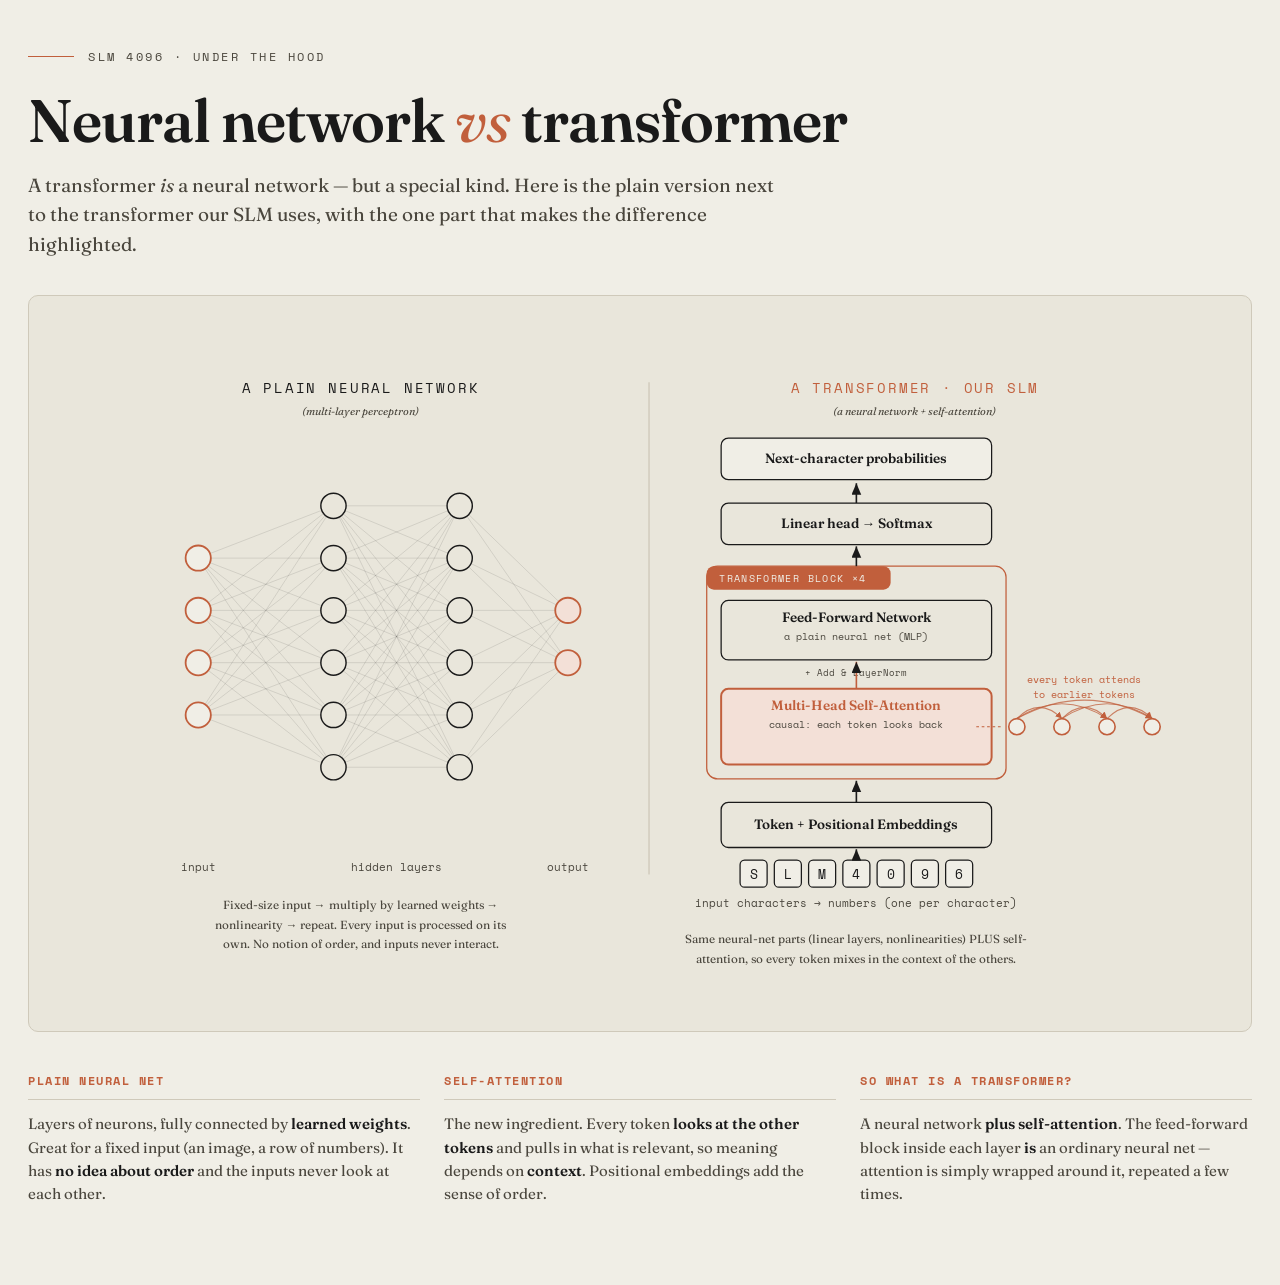
<file: frontend/explainer.html>
<!DOCTYPE html>
<html lang="en">
<head>
<meta charset="UTF-8" />
<meta name="viewport" content="width=device-width, initial-scale=1.0" />
<title>Neural Network vs Transformer — SLM 4096</title>
<link rel="preconnect" href="https://fonts.googleapis.com" />
<link rel="preconnect" href="https://fonts.gstatic.com" crossorigin />
<link href="https://fonts.googleapis.com/css2?family=Fraunces:ital,opsz,wght@0,9..144,300;0,9..144,400;0,9..144,600;1,9..144,400&family=Space+Mono:wght@400;700&display=swap" rel="stylesheet" />
<style>
  body { margin:0; background:#f0eee6; color:#1a1a1a; font-family:'Fraunces',Georgia,serif; -webkit-font-smoothing:antialiased; }
  .wrap { max-width:1240px; margin:0 auto; padding:48px 28px 80px; }
  .eyebrow { font-family:'Space Mono',monospace; font-size:12px; letter-spacing:2.5px; color:#4a463d; display:flex; align-items:center; gap:14px; }
  .eyebrow .rule { width:46px; height:1px; background:#c15f3c; display:inline-block; }
  h1 { font-size:clamp(34px,5vw,60px); font-weight:600; letter-spacing:-1px; margin:18px 0 14px; }
  h1 em { font-style:italic; color:#c15f3c; font-weight:400; }
  .lede { font-size:19px; line-height:1.55; color:#4a463d; max-width:760px; margin:0 0 36px; }
  .card { background:#e9e6db; border:1px solid #cfc9ba; border-radius:10px; padding:34px; overflow-x:auto; }
  .keys { display:grid; grid-template-columns:repeat(3,1fr); gap:24px; margin-top:40px; }
  .key h3 { font-family:'Space Mono',monospace; font-size:12px; letter-spacing:1.5px; text-transform:uppercase; color:#c15f3c; border-bottom:1px solid #cfc9ba; padding-bottom:10px; margin:0 0 12px; }
  .key p { font-size:15px; line-height:1.55; color:#4a463d; margin:0; }
  .key b { color:#1a1a1a; font-weight:600; }
  @media (max-width:760px){ .keys{grid-template-columns:1fr;} }
</style>
</head>
<body>
  <div class="wrap">
    <div class="eyebrow"><span class="rule"></span> SLM 4096 &middot; UNDER THE HOOD</div>
    <h1>Neural network <em>vs</em> transformer</h1>
    <p class="lede">A transformer <em>is</em> a neural network — but a special kind. Here is the
      plain version next to the transformer our SLM uses, with the one part that makes the
      difference highlighted.</p>
    <div class="card"><svg viewBox="0 0 1280 740" xmlns="http://www.w3.org/2000/svg" role="img" aria-label="Diagram comparing a plain neural network with a transformer" style="width:100%;height:auto;display:block"><defs><marker id="ah" markerWidth="10" markerHeight="10" refX="7" refY="3" orient="auto" markerUnits="strokeWidth"><path d="M0,0 L7,3 L0,6 Z" fill="#1a1a1a"/></marker><marker id="aha" markerWidth="9" markerHeight="9" refX="6" refY="3" orient="auto" markerUnits="strokeWidth"><path d="M0,0 L6,3 L0,6 Z" fill="#c15f3c"/></marker></defs><text x="330" y="70" font-family="'Space Mono', monospace" font-size="15" fill="#1a1a1a" text-anchor="middle" font-weight="400" font-style="normal" letter-spacing="2">A PLAIN NEURAL NETWORK</text><text x="330" y="94" font-family="'Fraunces', Georgia, serif" font-size="12" fill="#4a463d" text-anchor="middle" font-weight="400" font-style="italic" letter-spacing="0">(multi-layer perceptron)</text><text x="945" y="70" font-family="'Space Mono', monospace" font-size="15" fill="#c15f3c" text-anchor="middle" font-weight="400" font-style="normal" letter-spacing="2">A TRANSFORMER  ·  OUR SLM</text><text x="945" y="94" font-family="'Fraunces', Georgia, serif" font-size="12" fill="#4a463d" text-anchor="middle" font-weight="400" font-style="italic" letter-spacing="0">(a neural network + self-attention)</text><line x1="650" y1="58" x2="650" y2="604" stroke="#cfc9ba" stroke-width="1.5"/><line x1="150" y1="253.0" x2="300" y2="195.0" stroke="#1a1a1a" stroke-width="0.8" stroke-opacity="0.16"/><line x1="150" y1="253.0" x2="300" y2="253.0" stroke="#1a1a1a" stroke-width="0.8" stroke-opacity="0.16"/><line x1="150" y1="253.0" x2="300" y2="311.0" stroke="#1a1a1a" stroke-width="0.8" stroke-opacity="0.16"/><line x1="150" y1="253.0" x2="300" y2="369.0" stroke="#1a1a1a" stroke-width="0.8" stroke-opacity="0.16"/><line x1="150" y1="253.0" x2="300" y2="427.0" stroke="#1a1a1a" stroke-width="0.8" stroke-opacity="0.16"/><line x1="150" y1="253.0" x2="300" y2="485.0" stroke="#1a1a1a" stroke-width="0.8" stroke-opacity="0.16"/><line x1="150" y1="311.0" x2="300" y2="195.0" stroke="#1a1a1a" stroke-width="0.8" stroke-opacity="0.16"/><line x1="150" y1="311.0" x2="300" y2="253.0" stroke="#1a1a1a" stroke-width="0.8" stroke-opacity="0.16"/><line x1="150" y1="311.0" x2="300" y2="311.0" stroke="#1a1a1a" stroke-width="0.8" stroke-opacity="0.16"/><line x1="150" y1="311.0" x2="300" y2="369.0" stroke="#1a1a1a" stroke-width="0.8" stroke-opacity="0.16"/><line x1="150" y1="311.0" x2="300" y2="427.0" stroke="#1a1a1a" stroke-width="0.8" stroke-opacity="0.16"/><line x1="150" y1="311.0" x2="300" y2="485.0" stroke="#1a1a1a" stroke-width="0.8" stroke-opacity="0.16"/><line x1="150" y1="369.0" x2="300" y2="195.0" stroke="#1a1a1a" stroke-width="0.8" stroke-opacity="0.16"/><line x1="150" y1="369.0" x2="300" y2="253.0" stroke="#1a1a1a" stroke-width="0.8" stroke-opacity="0.16"/><line x1="150" y1="369.0" x2="300" y2="311.0" stroke="#1a1a1a" stroke-width="0.8" stroke-opacity="0.16"/><line x1="150" y1="369.0" x2="300" y2="369.0" stroke="#1a1a1a" stroke-width="0.8" stroke-opacity="0.16"/><line x1="150" y1="369.0" x2="300" y2="427.0" stroke="#1a1a1a" stroke-width="0.8" stroke-opacity="0.16"/><line x1="150" y1="369.0" x2="300" y2="485.0" stroke="#1a1a1a" stroke-width="0.8" stroke-opacity="0.16"/><line x1="150" y1="427.0" x2="300" y2="195.0" stroke="#1a1a1a" stroke-width="0.8" stroke-opacity="0.16"/><line x1="150" y1="427.0" x2="300" y2="253.0" stroke="#1a1a1a" stroke-width="0.8" stroke-opacity="0.16"/><line x1="150" y1="427.0" x2="300" y2="311.0" stroke="#1a1a1a" stroke-width="0.8" stroke-opacity="0.16"/><line x1="150" y1="427.0" x2="300" y2="369.0" stroke="#1a1a1a" stroke-width="0.8" stroke-opacity="0.16"/><line x1="150" y1="427.0" x2="300" y2="427.0" stroke="#1a1a1a" stroke-width="0.8" stroke-opacity="0.16"/><line x1="150" y1="427.0" x2="300" y2="485.0" stroke="#1a1a1a" stroke-width="0.8" stroke-opacity="0.16"/><line x1="300" y1="195.0" x2="440" y2="195.0" stroke="#1a1a1a" stroke-width="0.8" stroke-opacity="0.16"/><line x1="300" y1="195.0" x2="440" y2="253.0" stroke="#1a1a1a" stroke-width="0.8" stroke-opacity="0.16"/><line x1="300" y1="195.0" x2="440" y2="311.0" stroke="#1a1a1a" stroke-width="0.8" stroke-opacity="0.16"/><line x1="300" y1="195.0" x2="440" y2="369.0" stroke="#1a1a1a" stroke-width="0.8" stroke-opacity="0.16"/><line x1="300" y1="195.0" x2="440" y2="427.0" stroke="#1a1a1a" stroke-width="0.8" stroke-opacity="0.16"/><line x1="300" y1="195.0" x2="440" y2="485.0" stroke="#1a1a1a" stroke-width="0.8" stroke-opacity="0.16"/><line x1="300" y1="253.0" x2="440" y2="195.0" stroke="#1a1a1a" stroke-width="0.8" stroke-opacity="0.16"/><line x1="300" y1="253.0" x2="440" y2="253.0" stroke="#1a1a1a" stroke-width="0.8" stroke-opacity="0.16"/><line x1="300" y1="253.0" x2="440" y2="311.0" stroke="#1a1a1a" stroke-width="0.8" stroke-opacity="0.16"/><line x1="300" y1="253.0" x2="440" y2="369.0" stroke="#1a1a1a" stroke-width="0.8" stroke-opacity="0.16"/><line x1="300" y1="253.0" x2="440" y2="427.0" stroke="#1a1a1a" stroke-width="0.8" stroke-opacity="0.16"/><line x1="300" y1="253.0" x2="440" y2="485.0" stroke="#1a1a1a" stroke-width="0.8" stroke-opacity="0.16"/><line x1="300" y1="311.0" x2="440" y2="195.0" stroke="#1a1a1a" stroke-width="0.8" stroke-opacity="0.16"/><line x1="300" y1="311.0" x2="440" y2="253.0" stroke="#1a1a1a" stroke-width="0.8" stroke-opacity="0.16"/><line x1="300" y1="311.0" x2="440" y2="311.0" stroke="#1a1a1a" stroke-width="0.8" stroke-opacity="0.16"/><line x1="300" y1="311.0" x2="440" y2="369.0" stroke="#1a1a1a" stroke-width="0.8" stroke-opacity="0.16"/><line x1="300" y1="311.0" x2="440" y2="427.0" stroke="#1a1a1a" stroke-width="0.8" stroke-opacity="0.16"/><line x1="300" y1="311.0" x2="440" y2="485.0" stroke="#1a1a1a" stroke-width="0.8" stroke-opacity="0.16"/><line x1="300" y1="369.0" x2="440" y2="195.0" stroke="#1a1a1a" stroke-width="0.8" stroke-opacity="0.16"/><line x1="300" y1="369.0" x2="440" y2="253.0" stroke="#1a1a1a" stroke-width="0.8" stroke-opacity="0.16"/><line x1="300" y1="369.0" x2="440" y2="311.0" stroke="#1a1a1a" stroke-width="0.8" stroke-opacity="0.16"/><line x1="300" y1="369.0" x2="440" y2="369.0" stroke="#1a1a1a" stroke-width="0.8" stroke-opacity="0.16"/><line x1="300" y1="369.0" x2="440" y2="427.0" stroke="#1a1a1a" stroke-width="0.8" stroke-opacity="0.16"/><line x1="300" y1="369.0" x2="440" y2="485.0" stroke="#1a1a1a" stroke-width="0.8" stroke-opacity="0.16"/><line x1="300" y1="427.0" x2="440" y2="195.0" stroke="#1a1a1a" stroke-width="0.8" stroke-opacity="0.16"/><line x1="300" y1="427.0" x2="440" y2="253.0" stroke="#1a1a1a" stroke-width="0.8" stroke-opacity="0.16"/><line x1="300" y1="427.0" x2="440" y2="311.0" stroke="#1a1a1a" stroke-width="0.8" stroke-opacity="0.16"/><line x1="300" y1="427.0" x2="440" y2="369.0" stroke="#1a1a1a" stroke-width="0.8" stroke-opacity="0.16"/><line x1="300" y1="427.0" x2="440" y2="427.0" stroke="#1a1a1a" stroke-width="0.8" stroke-opacity="0.16"/><line x1="300" y1="427.0" x2="440" y2="485.0" stroke="#1a1a1a" stroke-width="0.8" stroke-opacity="0.16"/><line x1="300" y1="485.0" x2="440" y2="195.0" stroke="#1a1a1a" stroke-width="0.8" stroke-opacity="0.16"/><line x1="300" y1="485.0" x2="440" y2="253.0" stroke="#1a1a1a" stroke-width="0.8" stroke-opacity="0.16"/><line x1="300" y1="485.0" x2="440" y2="311.0" stroke="#1a1a1a" stroke-width="0.8" stroke-opacity="0.16"/><line x1="300" y1="485.0" x2="440" y2="369.0" stroke="#1a1a1a" stroke-width="0.8" stroke-opacity="0.16"/><line x1="300" y1="485.0" x2="440" y2="427.0" stroke="#1a1a1a" stroke-width="0.8" stroke-opacity="0.16"/><line x1="300" y1="485.0" x2="440" y2="485.0" stroke="#1a1a1a" stroke-width="0.8" stroke-opacity="0.16"/><line x1="440" y1="195.0" x2="560" y2="311.0" stroke="#1a1a1a" stroke-width="0.8" stroke-opacity="0.16"/><line x1="440" y1="195.0" x2="560" y2="369.0" stroke="#1a1a1a" stroke-width="0.8" stroke-opacity="0.16"/><line x1="440" y1="253.0" x2="560" y2="311.0" stroke="#1a1a1a" stroke-width="0.8" stroke-opacity="0.16"/><line x1="440" y1="253.0" x2="560" y2="369.0" stroke="#1a1a1a" stroke-width="0.8" stroke-opacity="0.16"/><line x1="440" y1="311.0" x2="560" y2="311.0" stroke="#1a1a1a" stroke-width="0.8" stroke-opacity="0.16"/><line x1="440" y1="311.0" x2="560" y2="369.0" stroke="#1a1a1a" stroke-width="0.8" stroke-opacity="0.16"/><line x1="440" y1="369.0" x2="560" y2="311.0" stroke="#1a1a1a" stroke-width="0.8" stroke-opacity="0.16"/><line x1="440" y1="369.0" x2="560" y2="369.0" stroke="#1a1a1a" stroke-width="0.8" stroke-opacity="0.16"/><line x1="440" y1="427.0" x2="560" y2="311.0" stroke="#1a1a1a" stroke-width="0.8" stroke-opacity="0.16"/><line x1="440" y1="427.0" x2="560" y2="369.0" stroke="#1a1a1a" stroke-width="0.8" stroke-opacity="0.16"/><line x1="440" y1="485.0" x2="560" y2="311.0" stroke="#1a1a1a" stroke-width="0.8" stroke-opacity="0.16"/><line x1="440" y1="485.0" x2="560" y2="369.0" stroke="#1a1a1a" stroke-width="0.8" stroke-opacity="0.16"/><circle cx="150" cy="253.0" r="14" fill="#f0eee6" stroke="#c15f3c" stroke-width="2"/><circle cx="150" cy="311.0" r="14" fill="#f0eee6" stroke="#c15f3c" stroke-width="2"/><circle cx="150" cy="369.0" r="14" fill="#f0eee6" stroke="#c15f3c" stroke-width="2"/><circle cx="150" cy="427.0" r="14" fill="#f0eee6" stroke="#c15f3c" stroke-width="2"/><circle cx="300" cy="195.0" r="14" fill="#e9e6db" stroke="#1a1a1a" stroke-width="1.6"/><circle cx="300" cy="253.0" r="14" fill="#e9e6db" stroke="#1a1a1a" stroke-width="1.6"/><circle cx="300" cy="311.0" r="14" fill="#e9e6db" stroke="#1a1a1a" stroke-width="1.6"/><circle cx="300" cy="369.0" r="14" fill="#e9e6db" stroke="#1a1a1a" stroke-width="1.6"/><circle cx="300" cy="427.0" r="14" fill="#e9e6db" stroke="#1a1a1a" stroke-width="1.6"/><circle cx="300" cy="485.0" r="14" fill="#e9e6db" stroke="#1a1a1a" stroke-width="1.6"/><circle cx="440" cy="195.0" r="14" fill="#e9e6db" stroke="#1a1a1a" stroke-width="1.6"/><circle cx="440" cy="253.0" r="14" fill="#e9e6db" stroke="#1a1a1a" stroke-width="1.6"/><circle cx="440" cy="311.0" r="14" fill="#e9e6db" stroke="#1a1a1a" stroke-width="1.6"/><circle cx="440" cy="369.0" r="14" fill="#e9e6db" stroke="#1a1a1a" stroke-width="1.6"/><circle cx="440" cy="427.0" r="14" fill="#e9e6db" stroke="#1a1a1a" stroke-width="1.6"/><circle cx="440" cy="485.0" r="14" fill="#e9e6db" stroke="#1a1a1a" stroke-width="1.6"/><circle cx="560" cy="311.0" r="14" fill="#f3e0d7" stroke="#c15f3c" stroke-width="2"/><circle cx="560" cy="369.0" r="14" fill="#f3e0d7" stroke="#c15f3c" stroke-width="2"/><text x="150" y="600" font-family="'Space Mono', monospace" font-size="12" fill="#4a463d" text-anchor="middle" font-weight="400" font-style="normal" letter-spacing="0">input</text><text x="370" y="600" font-family="'Space Mono', monospace" font-size="12" fill="#4a463d" text-anchor="middle" font-weight="400" font-style="normal" letter-spacing="0">hidden layers</text><text x="560" y="600" font-family="'Space Mono', monospace" font-size="12" fill="#4a463d" text-anchor="middle" font-weight="400" font-style="normal" letter-spacing="0">output</text><text x="330" y="642" font-family="'Fraunces', Georgia, serif" font-size="13" fill="#4a463d" text-anchor="middle" font-weight="400" font-style="normal" letter-spacing="0">Fixed-size input → multiply by learned weights →</text><text x="330" y="664" font-family="'Fraunces', Georgia, serif" font-size="13" fill="#4a463d" text-anchor="middle" font-weight="400" font-style="normal" letter-spacing="0">nonlinearity → repeat. Every input is processed on its</text><text x="330" y="686" font-family="'Fraunces', Georgia, serif" font-size="13" fill="#4a463d" text-anchor="middle" font-weight="400" font-style="normal" letter-spacing="0">own. No notion of order, and inputs never interact.</text><rect x="730.0" y="120" width="300" height="46" rx="8" fill="#f0eee6" stroke="#1a1a1a" stroke-width="1.4"/><text x="880" y="148.0" font-family="'Fraunces', Georgia, serif" font-size="15" fill="#1a1a1a" text-anchor="middle" font-weight="600" font-style="normal" letter-spacing="0">Next-character probabilities</text><rect x="730.0" y="192" width="300" height="46" rx="8" fill="#e9e6db" stroke="#1a1a1a" stroke-width="1.4"/><text x="880" y="220.0" font-family="'Fraunces', Georgia, serif" font-size="15" fill="#1a1a1a" text-anchor="middle" font-weight="600" font-style="normal" letter-spacing="0">Linear head  →  Softmax</text><rect x="714.0" y="262" width="332" height="236" rx="12" fill="none" stroke="#c15f3c" stroke-width="1.4"/><rect x="714.0" y="262" width="204" height="26" rx="8" fill="#c15f3c"/><text x="728.0" y="280" font-family="'Space Mono', monospace" font-size="11" fill="#f0eee6" text-anchor="start" font-weight="400" font-style="normal" letter-spacing="1.5">TRANSFORMER BLOCK ×4</text><rect x="730.0" y="300" width="300" height="66" rx="8" fill="#e9e6db" stroke="#1a1a1a" stroke-width="1.4"/><text x="880" y="324" font-family="'Fraunces', Georgia, serif" font-size="15" fill="#1a1a1a" text-anchor="middle" font-weight="600" font-style="normal" letter-spacing="0">Feed-Forward Network</text><text x="880" y="344" font-family="'Space Mono', monospace" font-size="11.5" fill="#4a463d" text-anchor="middle" font-weight="400" font-style="normal" letter-spacing="0">a plain neural net (MLP)</text><text x="880" y="384" font-family="'Space Mono', monospace" font-size="10.5" fill="#4a463d" text-anchor="middle" font-weight="400" font-style="normal" letter-spacing="0">+ Add &amp; LayerNorm</text><rect x="730.0" y="398" width="300" height="84" rx="8" fill="#f3e0d7" stroke="#c15f3c" stroke-width="2.2"/><text x="880" y="422" font-family="'Fraunces', Georgia, serif" font-size="15" fill="#c15f3c" text-anchor="middle" font-weight="600" font-style="normal" letter-spacing="0">Multi-Head Self-Attention</text><text x="880" y="442" font-family="'Space Mono', monospace" font-size="11.5" fill="#4a463d" text-anchor="middle" font-weight="400" font-style="normal" letter-spacing="0">causal: each token looks back</text><rect x="730.0" y="524" width="300" height="50" rx="8" fill="#e9e6db" stroke="#1a1a1a" stroke-width="1.4"/><text x="880" y="554.0" font-family="'Fraunces', Georgia, serif" font-size="15" fill="#1a1a1a" text-anchor="middle" font-weight="600" font-style="normal" letter-spacing="0">Token + Positional Embeddings</text><rect x="751.0" y="588" width="30" height="30" rx="5" fill="#f0eee6" stroke="#1a1a1a" stroke-width="1.4"/><text x="766.0" y="609" font-family="'Space Mono', monospace" font-size="14" fill="#1a1a1a" text-anchor="middle" font-weight="400" font-style="normal" letter-spacing="0">S</text><rect x="789.0" y="588" width="30" height="30" rx="5" fill="#f0eee6" stroke="#1a1a1a" stroke-width="1.4"/><text x="804.0" y="609" font-family="'Space Mono', monospace" font-size="14" fill="#1a1a1a" text-anchor="middle" font-weight="400" font-style="normal" letter-spacing="0">L</text><rect x="827.0" y="588" width="30" height="30" rx="5" fill="#f0eee6" stroke="#1a1a1a" stroke-width="1.4"/><text x="842.0" y="609" font-family="'Space Mono', monospace" font-size="14" fill="#1a1a1a" text-anchor="middle" font-weight="400" font-style="normal" letter-spacing="0">M</text><rect x="865.0" y="588" width="30" height="30" rx="5" fill="#f0eee6" stroke="#1a1a1a" stroke-width="1.4"/><text x="880.0" y="609" font-family="'Space Mono', monospace" font-size="14" fill="#1a1a1a" text-anchor="middle" font-weight="400" font-style="normal" letter-spacing="0">4</text><rect x="903.0" y="588" width="30" height="30" rx="5" fill="#f0eee6" stroke="#1a1a1a" stroke-width="1.4"/><text x="918.0" y="609" font-family="'Space Mono', monospace" font-size="14" fill="#1a1a1a" text-anchor="middle" font-weight="400" font-style="normal" letter-spacing="0">0</text><rect x="941.0" y="588" width="30" height="30" rx="5" fill="#f0eee6" stroke="#1a1a1a" stroke-width="1.4"/><text x="956.0" y="609" font-family="'Space Mono', monospace" font-size="14" fill="#1a1a1a" text-anchor="middle" font-weight="400" font-style="normal" letter-spacing="0">9</text><rect x="979.0" y="588" width="30" height="30" rx="5" fill="#f0eee6" stroke="#1a1a1a" stroke-width="1.4"/><text x="994.0" y="609" font-family="'Space Mono', monospace" font-size="14" fill="#1a1a1a" text-anchor="middle" font-weight="400" font-style="normal" letter-spacing="0">6</text><text x="880" y="640" font-family="'Space Mono', monospace" font-size="12" fill="#4a463d" text-anchor="middle" font-weight="400" font-style="normal" letter-spacing="0">input characters → numbers (one per character)</text><line x1="880" y1="588" x2="880" y2="576" stroke="#1a1a1a" stroke-width="1.8" marker-end="url(#ah)"/><line x1="880" y1="524" x2="880" y2="500" stroke="#1a1a1a" stroke-width="1.8" marker-end="url(#ah)"/><line x1="880" y1="262" x2="880" y2="240" stroke="#1a1a1a" stroke-width="1.8" marker-end="url(#ah)"/><line x1="880" y1="192" x2="880" y2="170" stroke="#1a1a1a" stroke-width="1.8" marker-end="url(#ah)"/><line x1="880" y1="398" x2="880" y2="368" stroke="#c15f3c" stroke-width="1.8" marker-end="url(#ah)"/><text x="1133" y="392" font-family="'Space Mono', monospace" font-size="11" fill="#c15f3c" text-anchor="middle" font-weight="400" font-style="normal" letter-spacing="0">every token attends</text><text x="1133" y="408" font-family="'Space Mono', monospace" font-size="11" fill="#c15f3c" text-anchor="middle" font-weight="400" font-style="normal" letter-spacing="0">to earlier tokens</text><circle cx="1058" cy="440" r="9" fill="#f0eee6" stroke="#c15f3c" stroke-width="1.8"/><circle cx="1108" cy="440" r="9" fill="#f0eee6" stroke="#c15f3c" stroke-width="1.8"/><circle cx="1158" cy="440" r="9" fill="#f0eee6" stroke="#c15f3c" stroke-width="1.8"/><circle cx="1208" cy="440" r="9" fill="#f0eee6" stroke="#c15f3c" stroke-width="1.8"/><path d="M1058,431 Q1083.0,406 1108,431" fill="none" stroke="#c15f3c" stroke-width="1.2" stroke-opacity="0.75" marker-end="url(#aha)"/><path d="M1058,431 Q1108.0,398 1158,431" fill="none" stroke="#c15f3c" stroke-width="1.2" stroke-opacity="0.75" marker-end="url(#aha)"/><path d="M1108,431 Q1133.0,406 1158,431" fill="none" stroke="#c15f3c" stroke-width="1.2" stroke-opacity="0.75" marker-end="url(#aha)"/><path d="M1058,431 Q1133.0,390 1208,431" fill="none" stroke="#c15f3c" stroke-width="1.2" stroke-opacity="0.75" marker-end="url(#aha)"/><path d="M1108,431 Q1158.0,398 1208,431" fill="none" stroke="#c15f3c" stroke-width="1.2" stroke-opacity="0.75" marker-end="url(#aha)"/><path d="M1158,431 Q1183.0,406 1208,431" fill="none" stroke="#c15f3c" stroke-width="1.2" stroke-opacity="0.75" marker-end="url(#aha)"/><line x1="1013" y1="440" x2="1040" y2="440" stroke="#c15f3c" stroke-width="1.2" stroke-dasharray="3,3"/><text x="880" y="680" font-family="'Fraunces', Georgia, serif" font-size="13" fill="#4a463d" text-anchor="middle" font-weight="400" font-style="normal" letter-spacing="0">Same neural-net parts (linear layers, nonlinearities) PLUS self-</text><text x="880" y="702" font-family="'Fraunces', Georgia, serif" font-size="13" fill="#4a463d" text-anchor="middle" font-weight="400" font-style="normal" letter-spacing="0">attention, so every token mixes in the context of the others.</text></svg></div>
    <div class="keys"><div class="key"><h3>Plain neural net</h3><p>Layers of neurons, fully connected by <b>learned weights</b>. Great for a fixed input (an image, a row of numbers). It has <b>no idea about order</b> and the inputs never look at each other.</p></div><div class="key"><h3>Self-attention</h3><p>The new ingredient. Every token <b>looks at the other tokens</b> and pulls in what is relevant, so meaning depends on <b>context</b>. Positional embeddings add the sense of order.</p></div><div class="key"><h3>So what is a transformer?</h3><p>A neural network <b>plus self-attention</b>. The feed-forward block inside each layer <b>is</b> an ordinary neural net — attention is simply wrapped around it, repeated a few times.</p></div></div>
  </div>
</body>
</html>
</file>
